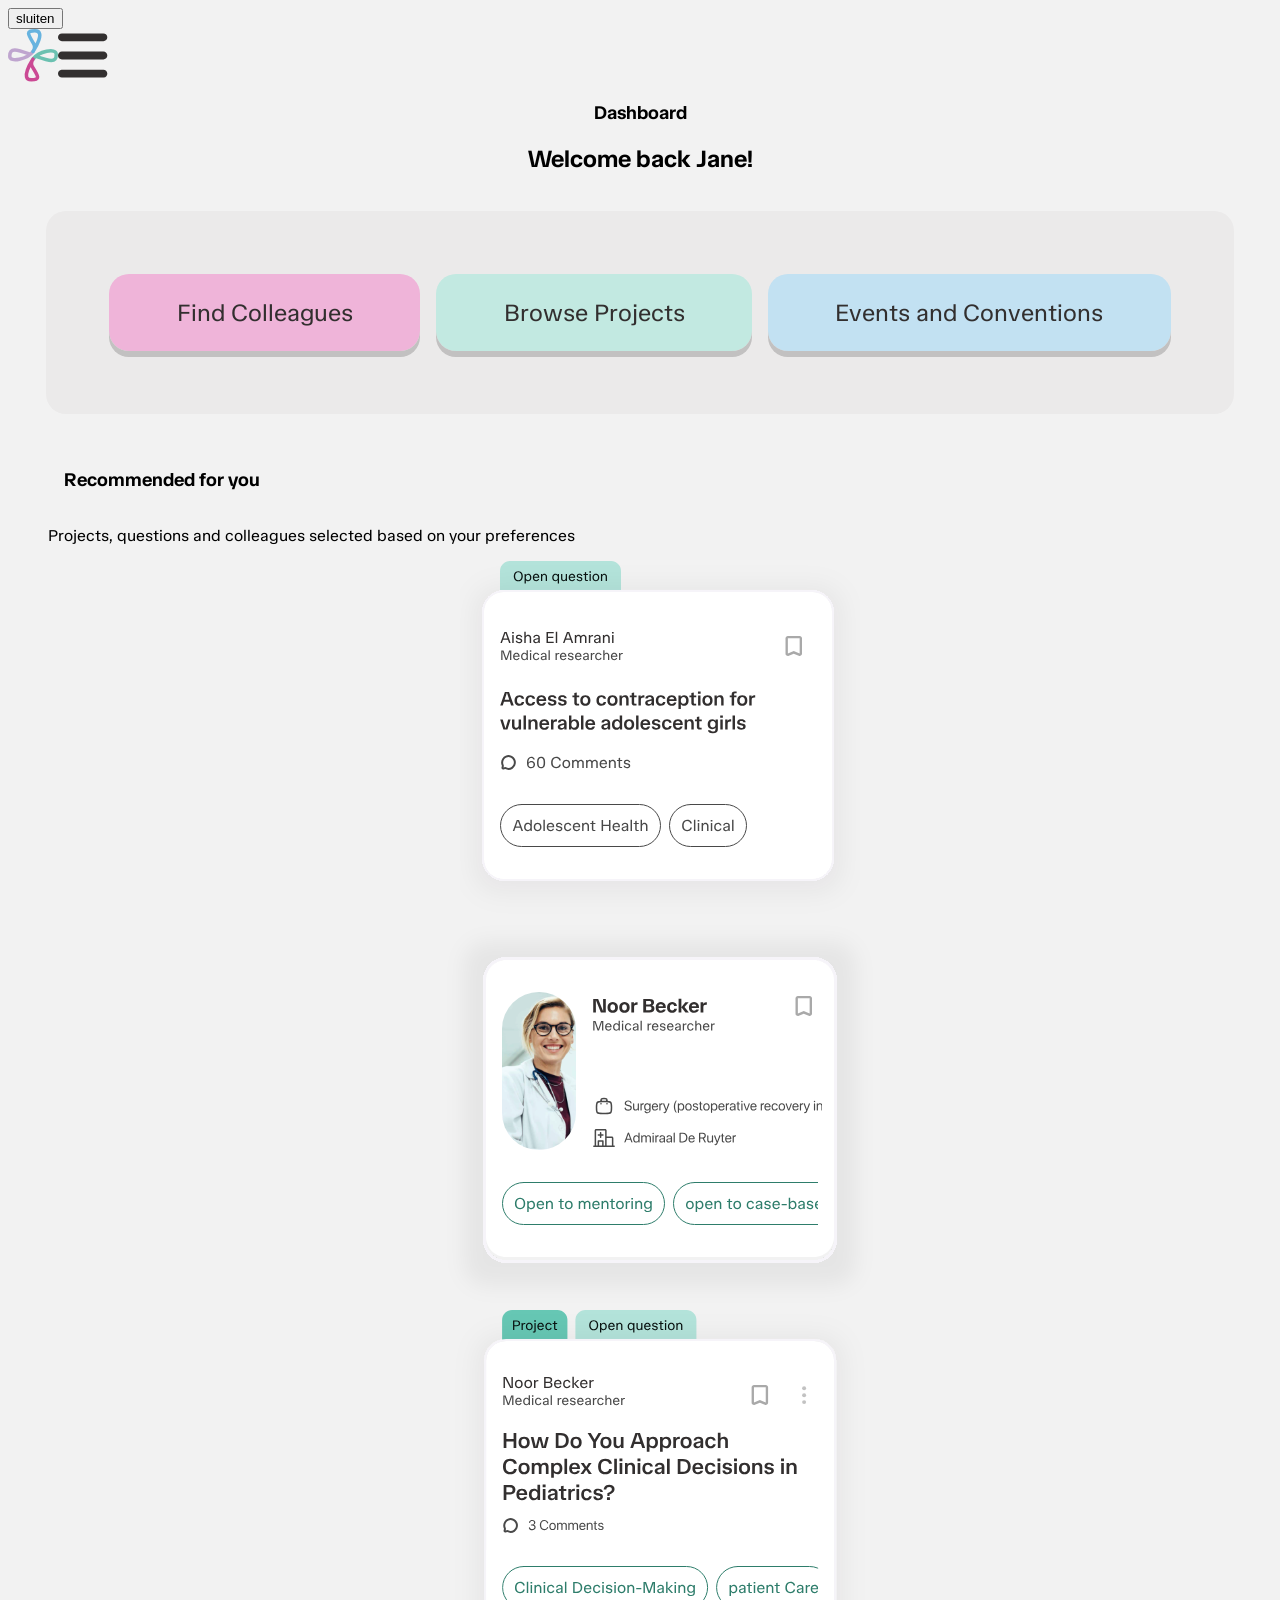
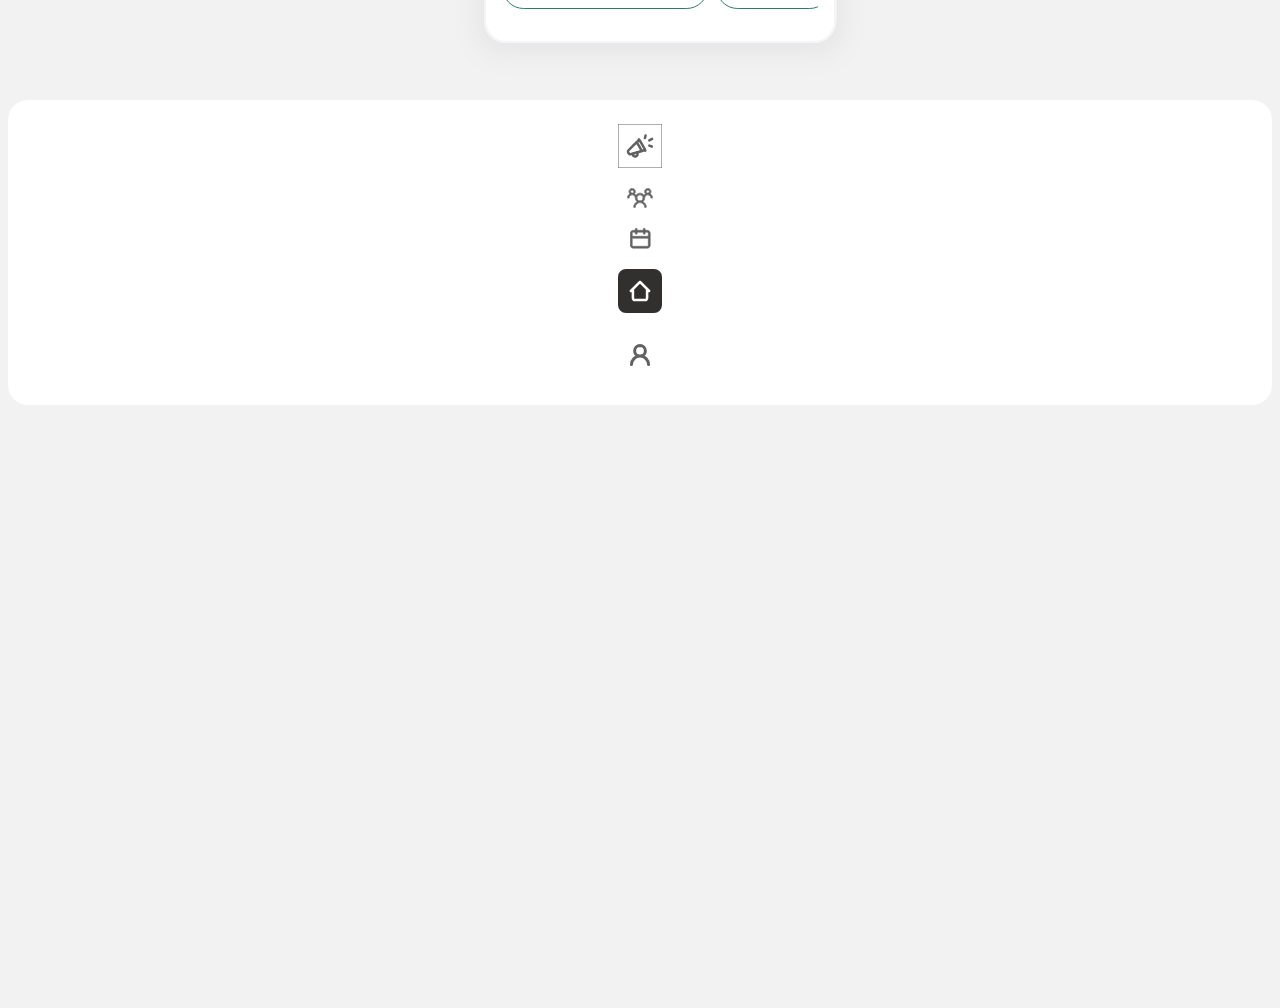
<file: index.html>
<!-- HTML -->
<!DOCTYPE html>



<html lang="en">

<head>
     <meta charset="UTF-8">
            <meta name="viewport" content="width=device-width, initial-scale=1.0">

    <button>sluiten</button>
       <div>
   
<link rel="stylesheet" href="styles/styles.css">
            <title>Dashboard</title>

            <!--Google fonts van Pediaconnect-->
            <link rel="preconnect" href="https://fonts.googleapis.com">
            <link rel="preconnect" href="https://fonts.gstatic.com" crossorigin>
            <link href="https://fonts.googleapis.com/css2?family=TASA+Orbiter:wght@400..800&display=swap"
                rel="stylesheet">
</head>

<body>
    <!--Header HTML-->

    <header>
        <section class="dashboard-header">
            <article>

                <section class="Logo_Pediaconnect"><img class="Logo_Pediaconnect" src="assets/Logo_Pediaconnect.svg"
                        alt="">
                    <section class="HamburgerMenu"><img class="HamburgerMenu"
                            src="assets/hamburger menu vector icon.svg"></section>
                </section>
                <h1>Dashboard</h1>

                <h2>Welcome back Jane!</h2>

        </section>
        <article>

    </header>

    <!--Class die de recommended sectie van het Dashboard oproept in HTML. Dit is te stylen in CSS-->
    <section class="recommended-for-you"></section>
    <section class="filters">
        <section class="recommended">
            <ul>
                <li><a href="Colleagues.html">Find Colleagues</a> </li>
                <li><a href="Opportunities.html">Browse Projects</a></li>
                <li><a href="Events.html">Events and Conventions</a></li>
            </ul>
        </section>

        <!--Class die de recommended grid sectie van het Dashboard oproept in HTML-->
        <div>
            <section>
                <ul class="grid-list">
                    <h3>Recommended for you</h3>
                    <p>Projects, questions and colleagues selected based on your preferences</p>

                    <li><img src="assets/PROJECT CARD (1).svg" alt=""></li>
                    <li><img src="assets/collega Card container desktop (1).svg" alt=""></li>
                    <li><img src="assets/PROJECT CARD Desktop (3).svg" alt=""></li>
                </ul>






                </secion>


                <div>

                    <footer>
                        <!--Navigatie bar HTML-->
                        <div class="layout">
                            <nav class="sidebar">


                                <!--Lijst met navigatie knoppen.-->
                                <ul>
                                    <li> <a href="Opportunities.html"><img src="assets/oppertunties-icon-colors.svg"></a></li>
                                    <li><a href="Colleagues.html"><img src="assets/Vector collega's icon.svg"></a></li>
                                    <li><a href="Events.html"><img src="assets/Vector agenda icon.svg"></a></li>
                                    <li><a href="index.html"><img src="assets/Menu_item_Dashboard-icon_button mobile.svg"></a></li>
                                    <!--dashboard is index, zodat het terug koppelt naar de pagina die je als eerst opent. (dus het dashboard)-->
                                    <li><a href="My profile.html"><img src="assets/Menu_item_profile-icon_mobile.svg"></a></li>

                                </ul>
                            </nav>
</body>

</html>
</file>
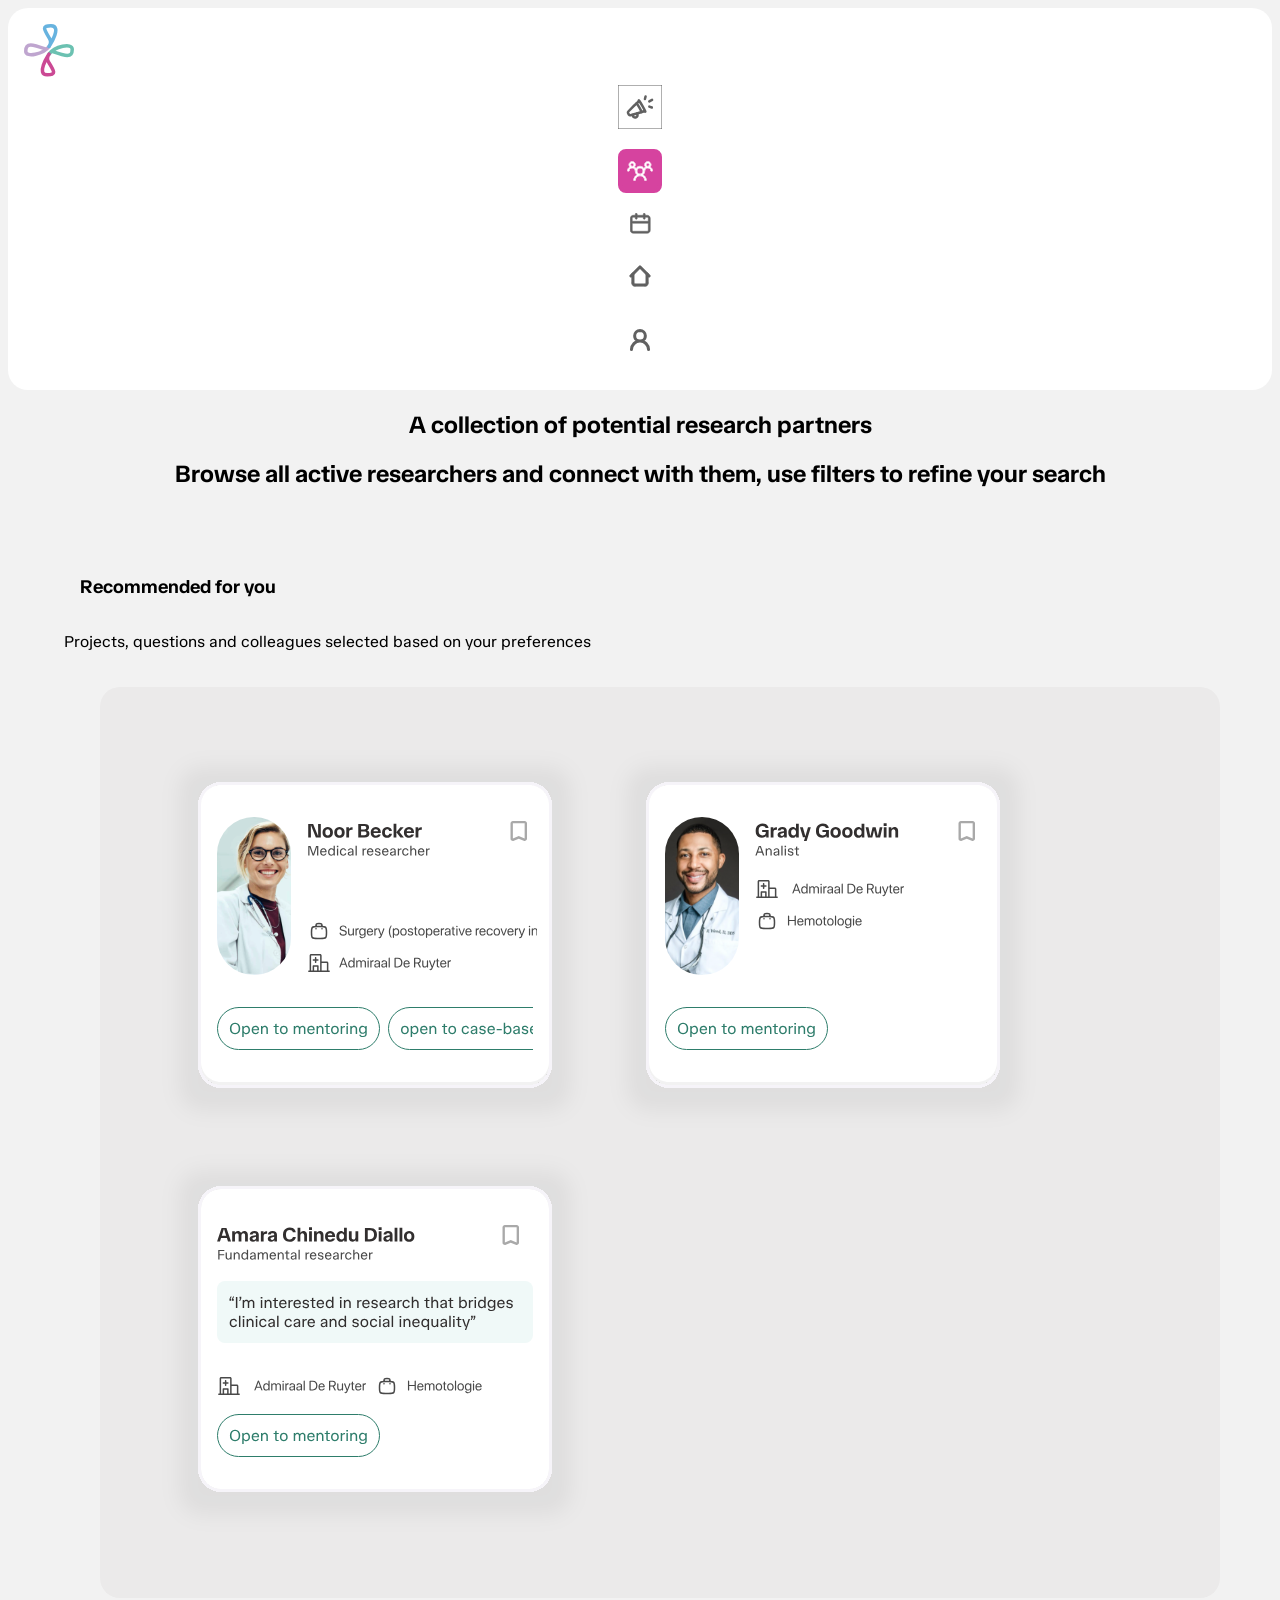
<file: Colleagues.html>
<!-- HTML -->
    <!DOCTYPE html>
    <body>

<html lang="en">
<head>
  <!--Navigatie bar HTML-->
<div class="layout">
  <nav class="sidebar">
<img class="Logo_Pediaconnect" src="assets/Logo_Pediaconnect.svg" alt="">
    <!--Lijst met navigatie knoppen.-->
  <ul>
       <li> <a href="Opportunities.html"><img src="assets/oppertunties-icon-colors.svg"></a></li>
        <li><a href="Colleagues.html"><img src="assets/Menu_item_collegas-icon_button desktop_ingekleurt(1).svg"></a></li>
       <li><a href="Events.html"><img src="assets/Vector agenda icon.svg"></a></li>
       <li><a href="index.html"><img src="assets/Menu_item_dashboard-icon_oningekleurt (2).svg"></a></li> <!--dashboard is index, zodat het terug koppelt naar de pagina die je als eerst opent. (dus het dashboard)-->
      <li><a href="My profile.html"><img src="assets/Menu_item_profile-icon_mobile.svg"></a></li>
    
  </ul>
</nav>
    <meta charset="UTF-8">
    <meta name="viewport" content="width=device-width, initial-scale=1.0">
    <link rel="stylesheet" href="styles/styles.css">
    <title>Dashboard</title>

<!--Google fonts van Pediaconnect-->
<link rel="preconnect" href="https://fonts.googleapis.com">
<link rel="preconnect" href="https://fonts.gstatic.com" crossorigin>
<link href="https://fonts.googleapis.com/css2?family=TASA+Orbiter:wght@400..800&display=swap" rel="stylesheet"></head>
<html lang="en">


  </article>
  <section class="dashboard header">
    <h1>A collection of potential research partners</h1>
<h2>Browse all active researchers and connect with them, use filters to refine your search</h2>
       <!--Class die de recommended grid sectie van het Dashboard oproept in HTML-->
        <section class="mixed">
        <ul class="recommended grid">
            
            <div class="recommended-for-you">
                <h3>Recommended for you</h3>
                <p>Projects, questions and colleagues selected based on your preferences</p>
                <ul>
                  <li><img src="assets/collega Card container desktop (1).svg" alt=""></li>
                  <li><img src="assets/collega Card container desktop (2).svg" alt=""></li>
                  <li><img src="assets/collega Card container - mobile (3).svg" alt=""></li>
                </ul>



                </secion>


                <div>
</article>    

</section>
<article>

  <body>
</file>
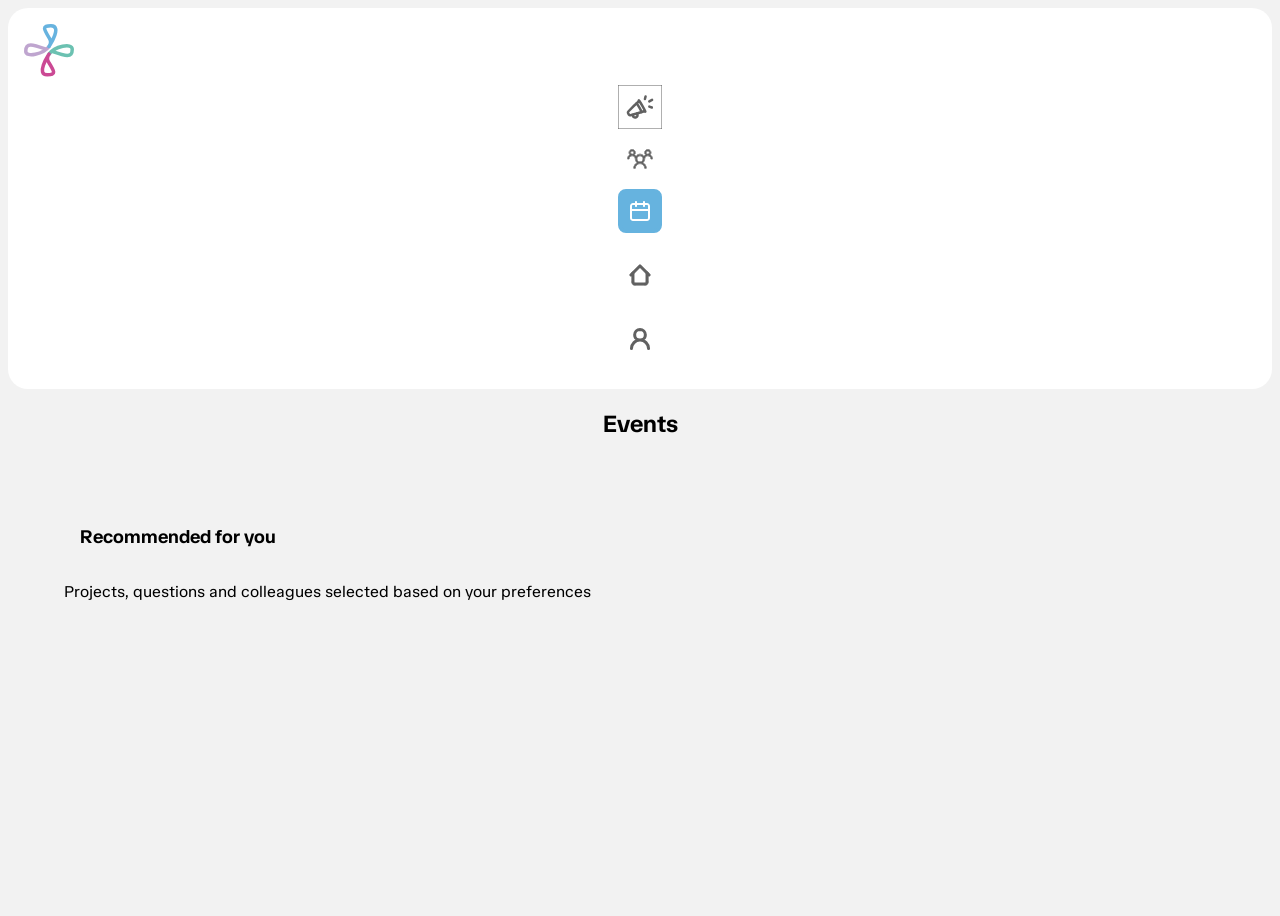
<file: Events.html>
<!-- HTML -->
    <!DOCTYPE html>
    <body>

<html lang="en">
<head>
  <!--Navigatie bar HTML-->
<div class="layout">
  <nav class="sidebar">
<img class="Logo_Pediaconnect" src="assets/Logo_Pediaconnect.svg" alt="">

    <!--Lijst met navigatie knoppen.-->
  <ul>
       <li> <a href="Opportunities.html"><img src="assets/oppertunties-icon-colors.svg"></a></li>
        <li><a href="Colleagues.html"><img src="assets/Vector collega's icon.svg"></a></li>
       <li><a href="Events.html"><img src="assets/Menu_item_event-icon_button desktop ingekleurt (2).svg"></a></li>
       <li><a href="index.html"><img src="assets/Menu_item_dashboard-icon_oningekleurt (2).svg"></a></li> <!--dashboard is index, zodat het terug koppelt naar de pagina die je als eerst opent. (dus het dashboard)-->
      <li><a href="My profile.html"><img src="assets/Menu_item_profile-icon_mobile.svg"></a></li>
    
  </ul>
</nav>


<div>
    <meta charset="UTF-8">
    <meta name="viewport" content="width=device-width, initial-scale=1.0">
    <link rel="stylesheet" href="styles/styles.css">
    <title>Dashboard</title>

<!--Google fonts van Pediaconnect-->
<link rel="preconnect" href="https://fonts.googleapis.com">
<link rel="preconnect" href="https://fonts.gstatic.com" crossorigin>
<link href="https://fonts.googleapis.com/css2?family=TASA+Orbiter:wght@400..800&display=swap" rel="stylesheet"></head>
<html lang="en">


  <section class="dashboard header">
    <h1>Events</h1>
</article>    
       <!--Class die de recommended grid sectie van het Dashboard oproept in HTML-->
        <section class="mixed">
        <ul class="recommended grid">
            
            <div class="recommended-for-you">
                <h3>Recommended for you</h3>
                <p>Projects, questions and colleagues selected based on your preferences</p>




                </secion>


                <div>
</section>
<article>

  <body>
</file>
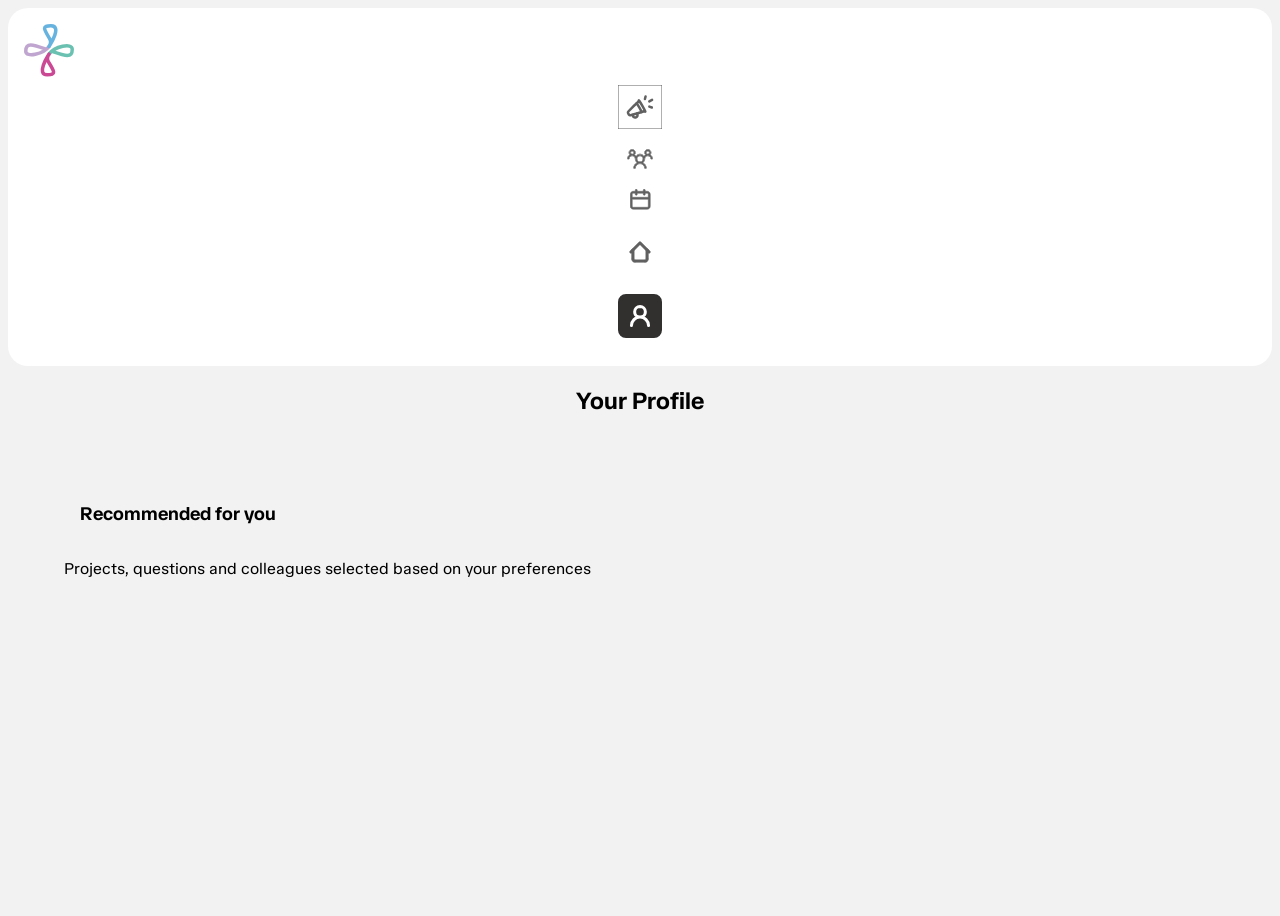
<file: My profile.html>
<!-- HTML -->
    <!DOCTYPE html>
    <body>

<html lang="en">
<head>
  <!--Navigatie bar HTML-->
<div class="layout">
  <nav class="sidebar">
  <img class="Logo_Pediaconnect" src="assets/Logo_Pediaconnect.svg" alt="">
    <!--Lijst met navigatie knoppen.-->
  <ul>
       <li> <a href="Opportunities.html"><img src="assets/oppertunties-icon-colors.svg"></a></li>
        <li><a href="Colleagues.html"><img src="assets/Vector collega's icon.svg"></a></li>
       <li><a href="Events.html"><img src="assets/Vector agenda icon.svg"></a></li>
       <li><a href="index.html"><img src="assets/Menu_item_dashboard-icon_oningekleurt (2).svg"></a></li> <!--dashboard is index, zodat het terug koppelt naar de pagina die je als eerst opent. (dus het dashboard)-->
      <li><a href="My profile.html"><img src="assets/Profiel icon oningekleurt.svg"></a></li>
    
  </ul>
</nav>
    <meta charset="UTF-8">
    <meta name="viewport" content="width=device-width, initial-scale=1.0">
    <link rel="stylesheet" href="styles/styles.css">
    <title>Dashboard</title>

<!--Google fonts van Pediaconnect-->
<link rel="preconnect" href="https://fonts.googleapis.com">
<link rel="preconnect" href="https://fonts.gstatic.com" crossorigin>
<link href="https://fonts.googleapis.com/css2?family=TASA+Orbiter:wght@400..800&display=swap" rel="stylesheet"></head>
<html lang="en">


  <link rel="stylesheet" href="styles/styles.css">
  </article>
  <section class="dashboard header">
    <h1>Your Profile</h1>
</article>    
       <!--Class die de recommended grid sectie van het Dashboard oproept in HTML-->
        <section class="mixed">
        <ul class="recommended grid">
            
            <div class="recommended-for-you">
                <h3>Recommended for you</h3>
                <p>Projects, questions and colleagues selected based on your preferences</p>




                </secion>


                <div>
</section>
<article>

  <body>
</file>
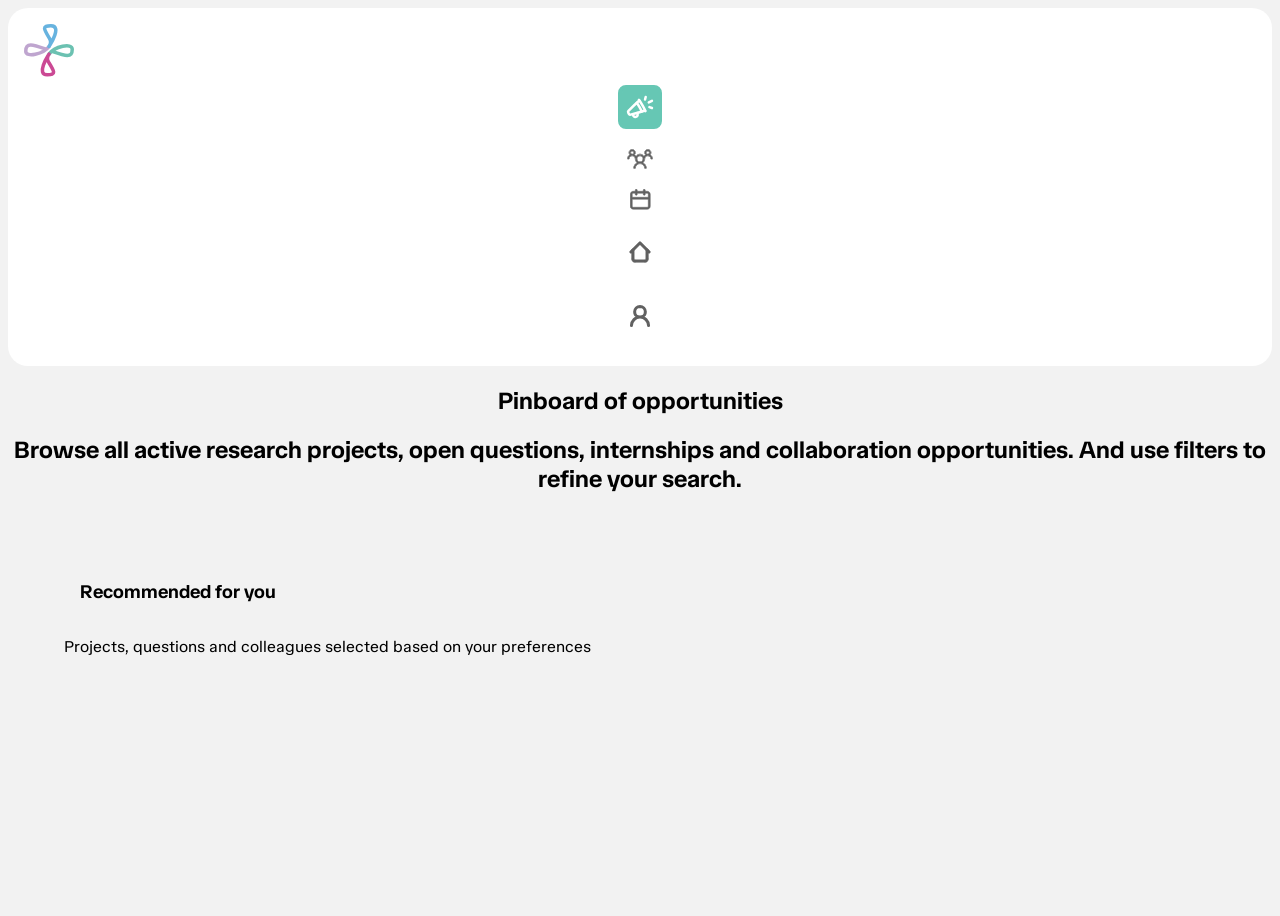
<file: Opportunities.html>
<!-- HTML -->
    <!DOCTYPE html>
    <body>
      
<!--Navigatie bar HTML-->
<div class="layout">
  <nav class="sidebar">
<img class="Logo_Pediaconnect" src="assets/Logo_Pediaconnect.svg" alt="">
    <!--Lijst met navigatie knoppen.-->
  <ul>
       <li> <a href="Opportunities.html"><img src="assets/Menu_item_pinbord-icon_button desktop_oningekleurt.svg"></a></li>
        <li><a href="Colleagues.html"><img src="assets/Vector collega's icon.svg"></a></li>
       <li><a href="Events.html"><img src="assets/Vector agenda icon.svg"></a></li>
       <li><a href="index.html"><img src="assets/Menu_item_dashboard-icon_oningekleurt (2).svg"></a></li> <!--dashboard is index, zodat het terug koppelt naar de pagina die je als eerst opent. (dus het dashboard)-->
      <li><a href="My profile.html"><img src="assets/Menu_item_profile-icon_mobile.svg"></a></li>
    
  </ul>
</nav>

<html lang="en">
<head>
    <meta charset="UTF-8">
    <meta name="viewport" content="width=device-width, initial-scale=1.0">
    <link rel="stylesheet" href="styles/styles.css">
    <title>Dashboard</title>

<!--Google fonts van Pediaconnect-->
<link rel="preconnect" href="https://fonts.googleapis.com">
<link rel="preconnect" href="https://fonts.gstatic.com" crossorigin>
<link href="https://fonts.googleapis.com/css2?family=TASA+Orbiter:wght@400..800&display=swap" rel="stylesheet"></head>
<html lang="en">

  </article>
  <section class="dashboard header">
    <h1>Pinboard of opportunities</h1>
<h2>Browse all active research projects, open questions, internships and collaboration opportunities. And use filters to refine your search.</h2>
</article>    
       <!--Class die de recommended grid sectie van het Dashboard oproept in HTML-->
        <section class="mixed">
        <ul class="recommended grid">
            
            <div class="recommended-for-you">
                <h3>Recommended for you</h3>
                <p>Projects, questions and colleagues selected based on your preferences</p>




                </secion>


                <div>
</section>
<article>
  <body>
</file>
<file: styles/styles.css>
/* CSS */

/*Styling kleuren huisstijl Pediaconnect*/
:root {
  /* colors */
  --base-xivier-blue: #66b3df;
  /*Lichtblauw*/
  --base-cockatoo: #66c7b4;
  /*Licht groen*/
  --base-lustful-wishes: #d6439f;
  /*Roze*/
  --base-night-rider: #322f2f;
  /*Zwart*/
  --base-bleached-silk: #f2f2f2;
  /*Wit*/

  /* xavier-blue darker shades */
  --d100-xavier-blue: #5ca1c9;
  /*Alle shades van blauw*/
  --d200-xavier-blue: #528fb2;
  --d300-xavier-blue: #477d9c;
  --d400-xavier-blue: #3d6b86;
  --d500-xavier-blue: #335a70;
  --d600-xavier-blue: #294859;
  --d700-xavier-blue: #1f3643;
  --d800-xavier-blue: #14242d;
  --d900-xavier-blue: #0a1216;

  /* xavier-blue lighter shades */
  --l100-xavier-blue: #75bbe2;
  --l200-xavier-blue: #85c2e5;
  --l300-xavier-blue: #94cae9;
  --l400-xavier-blue: #a3d1ec;
  --l500-xavier-blue: #b3d9ef;
  --l600-xavier-blue: #c2e1f2;
  --l700-xavier-blue: #d1e8f5;
  --l800-xavier-blue: #e0f0f9;
  --l900-xavier-blue: #f0f7fc;

  /* cockatoo darker shades */
  --d100-cockatoo: #5cb3a2;
  --d200-cockatoo: #529f90;
  --d300-cockatoo: #478b7e;
  --d400-cockatoo: #3d776c;
  --d500-cockatoo: #33645a;
  --d600-cockatoo: #295048;
  --d700-cockatoo: #1f3c36;
  --d800-cockatoo: #142824;
  --d900-cockatoo: #0a1412;

  /* cockatoo lighter shades */
  --l100-cockatoo: #75cdbc;
  --l200-cockatoo: #85d2c3;
  --l300-cockatoo: #94d8cb;
  --l400-cockatoo: #a3ddd2;
  --l500-cockatoo: #b3e3da;
  --l600-cockatoo: #c2e9e1;
  --l700-cockatoo: #d1eee9;
  --l800-cockatoo: #e0f4f0;
  --l900-cockatoo: #f0f9f8;

  /* lustful-wishes darker shades */
  --d100-lustful-wishes: #c13c8f;
  --d200-lustful-wishes: #ab367f;
  --d300-lustful-wishes: #962f6f;
  --d400-lustful-wishes: #80285f;
  --d500-lustful-wishes: #6b2250;
  --d600-lustful-wishes: #561b40;
  --d700-lustful-wishes: #401430;
  --d800-lustful-wishes: #2b0d20;
  --d900-lustful-wishes: #150710;

  /* lustful-wishes lighter shades */
  --l100-lustful-wishes: #da56a9;
  --l200-lustful-wishes: #de69b2;
  --l300-lustful-wishes: #e27bbc;
  --l400-lustful-wishes: #e68ec5;
  --l500-lustful-wishes: #eba1cf;
  --l600-lustful-wishes: #efb4d9;
  --l700-lustful-wishes: #f3c7e2;
  --l800-lustful-wishes: #f7d9ec;
  --l900-lustful-wishes: #fbecf5;

  /* night rider darker shades */
  --d100-night-rider: #2d2a2a;
  --d200-night-rider: #282626;
  --d300-night-rider: #232121;
  --d400-night-rider: #1e1c1c;
  --d500-night-rider: #191818;
  --d600-night-rider: #141313;
  --d700-night-rider: #0f0e0e;
  --d800-night-rider: #0a0909;
  --d900-night-rider: #050505;

  /* night rider lighter shades */
  --l100-night-rider: #474444;
  --l200-night-rider: #5b5959;
  --l300-night-rider: #706d6d;
  --l400-night-rider: #848282;
  --l500-night-rider: #999797;
  --l600-night-rider: #adacac;
  --l700-night-rider: #c2c1c1;
  --l800-night-rider: #d6d5d5;
  --l900-night-rider: #ebeaea;

  /* bleached silk darker shades */
  --d100-bleached-silk: #dadada;
  --d200-bleached-silk: #c2c2c2;
  --d300-bleached-silk: #a9a9a9;
  --d400-bleached-silk: #919191;
  --d500-bleached-silk: #797979;
  --d600-bleached-silk: #616161;
  --d700-bleached-silk: #494949;
  --d800-bleached-silk: #303030;
  --d900-bleached-silk: #181818;

  /* bleached silk lighter shades */
  --l100-bleached-silk: #f3f3f3;
  --l200-bleached-silk: #f5f5f5;
  --l300-bleached-silk: #f6f6f6;
  --l400-bleached-silk: #f7f7f7;
  --l500-bleached-silk: #f9f9f9;
  --l600-bleached-silk: #fafafa;
  --l700-bleached-silk: #fbfbfb;
  --l800-bleached-silk: #fcfcfc;
  --l900-bleached-silk: #fefefe;

  /* others */
  --tasa-orbiter: "TASA Orbiter", sans-serif;
}

@font-face {
  font-family: "Tasa Orbiter";
  src: url(../assets/TASAOrbiter-Regular.ttf) format("truetype");
}

/*achtergrond kleur van de site*/
body {
  background-color: #f2f2f2;
  /*Grijs-wit*/
  font-family: 'Tasa orbiter', sans-serif;
}

div.recommended {
  display: grid;
}

/*Styling logo*/
.Logo_Pediaconnect {
  display: flex;
  justify-content: left;
  width: 50px;
}

.HamburgerMenu {
  display: flex;
  justify-self: right;
  width: 50px;
}

/*styling header text*/
h1 {
  text-align: center;
}

h2 {
  text-align: center;
}

h3 {
  text-align: start;
  padding: 1rem;
}

/*Styling li uit unordered list*/
li {
  text-align: center;
  list-style: none;

}

/*styling navigatie bar*/
nav {
  display: grid;
  /*moet nog ingevuld worden*/
}

.layout {
  /* display: grid; */
  /* grid-template-columns: 375px; */
  min-height: 100vh;
}

.sidebar {
  background: #ffffff;

  display: grid;
  grid-template-rows: 1/4;
  border-radius: 20px;
  padding: 1rem;

  ul {
    list-style: none;
    margin: 0;
    padding: 0;
  }

  a {
    display: block;
    padding: 0.5rem 1rem;
    text-decoration: none;
    color: #333;
  }
}


/*styling font text*/
h1,
h2,
h3 {
  font-family: "Tasa Orbiter", sans-serif;
}

/*styling navigatie bar hover effect*/
.sidebar a:hover {
  background: var(--l700-night-rider);
}



/*styling Recommended sectie dashboard*/
.recommended ul {

  /*background: #dadada;*/
  /* display: grid; */
  /* grid-template-columns: 1fr 1fr 1fr; */

  display: flex;
  flex-wrap: wrap;
  position: relative;
  gap: 1em;
  border-radius: 20px;
  margin: 3%;
  padding: 5%;
  list-style: none;


 @media (min-width:900px) {
  background: var(--l900-night-rider);
  } 
}

  section.recommended ul{

    ul.gridlist{
      background:#ffffff;
      padding: 1em;
      text-decoration: none;
      display:block;
      font-size: 1.5em;
      border-radius: 20px;
    }
    a {
      display: block;
      padding: 1em;
      text-decoration: none;
      color: #322f2f;
      font-size: 1.5em;
      border-radius: 20px;
      box-shadow: 0px 6px 0px var(--l700-night-rider);
      
    }
    
    a:hover {
      box-shadow: none;
    }
    
    li {
      background: var(--l600-lustful-wishes);
      flex-grow: 1;
      border-radius: 20px;
      
    }
    
    li:nth-of-type(2) {
      background: var(--l600-cockatoo);
      border-radius: 20px;
      
      
    }
    
    li:nth-of-type(3) {
      background: var(--l600-xavier-blue);
      border-radius: 20px;
    }
  }

  section.mixed {
    display: grid;
    grid-template-rows: 1/4;
    
    border-radius: 20px;
    padding: 1rem;
  }

  li.grid-list{
  background: #ffffff;
  }

  line {
    --i: calc(100% / 14);

    height: 2px;
    background:
      linear-gradient(to right, var(--d200-bleached-silk) calc(var(--i) / 2),
        transparent calc(var(--i) / 2) calc(var(--i) * 1.5),
        var(--d200-bleached-silk) calc(var(--i) * 1.5) calc(var(--i) * 2.5),
        transparent calc(var(--i) * 2.5) calc(var(--i) * 3.5),
        var(--d200-bleached-silk) calc(var(--i) * 3.5) calc(var(--i) * 4.5),
        transparent calc(var(--i) * 4.5) calc(var(--i) * 5.5),
        var(--d200-bleached-silk) calc(var(--i) * 5.5) calc(var(--i) * 6.5),
        transparent calc(var(--i) * 6.5) calc(var(--i) * 7.5),
        var(--d200-bleached-silk) calc(var(--i) * 7.5) calc(var(--i) * 8.5),
        transparent calc(var(--i) * 8.5) calc(var(--i) * 9.5),
        var(--d200-bleached-silk) calc(var(--i) * 9.5) calc(var(--i) * 10.5),
        transparent calc(var(--i) * 10.5) calc(var(--i) * 11.5),
        var(--d200-bleached-silk) calc(var(--i) * 11.5) calc(var(--i) * 12.5),
        transparent calc(var(--i) * 12.5) calc(var(--i) * 13.5),
        var(--d200-bleached-silk) calc(var(--i) * 13.5));
  }

  /* footer{
        display: flex;
        flex-direction: row;
        align-items: center;
        justify-content: center;
        background-color:#f2f2f2;
        width: 100%;
} */
</file>
